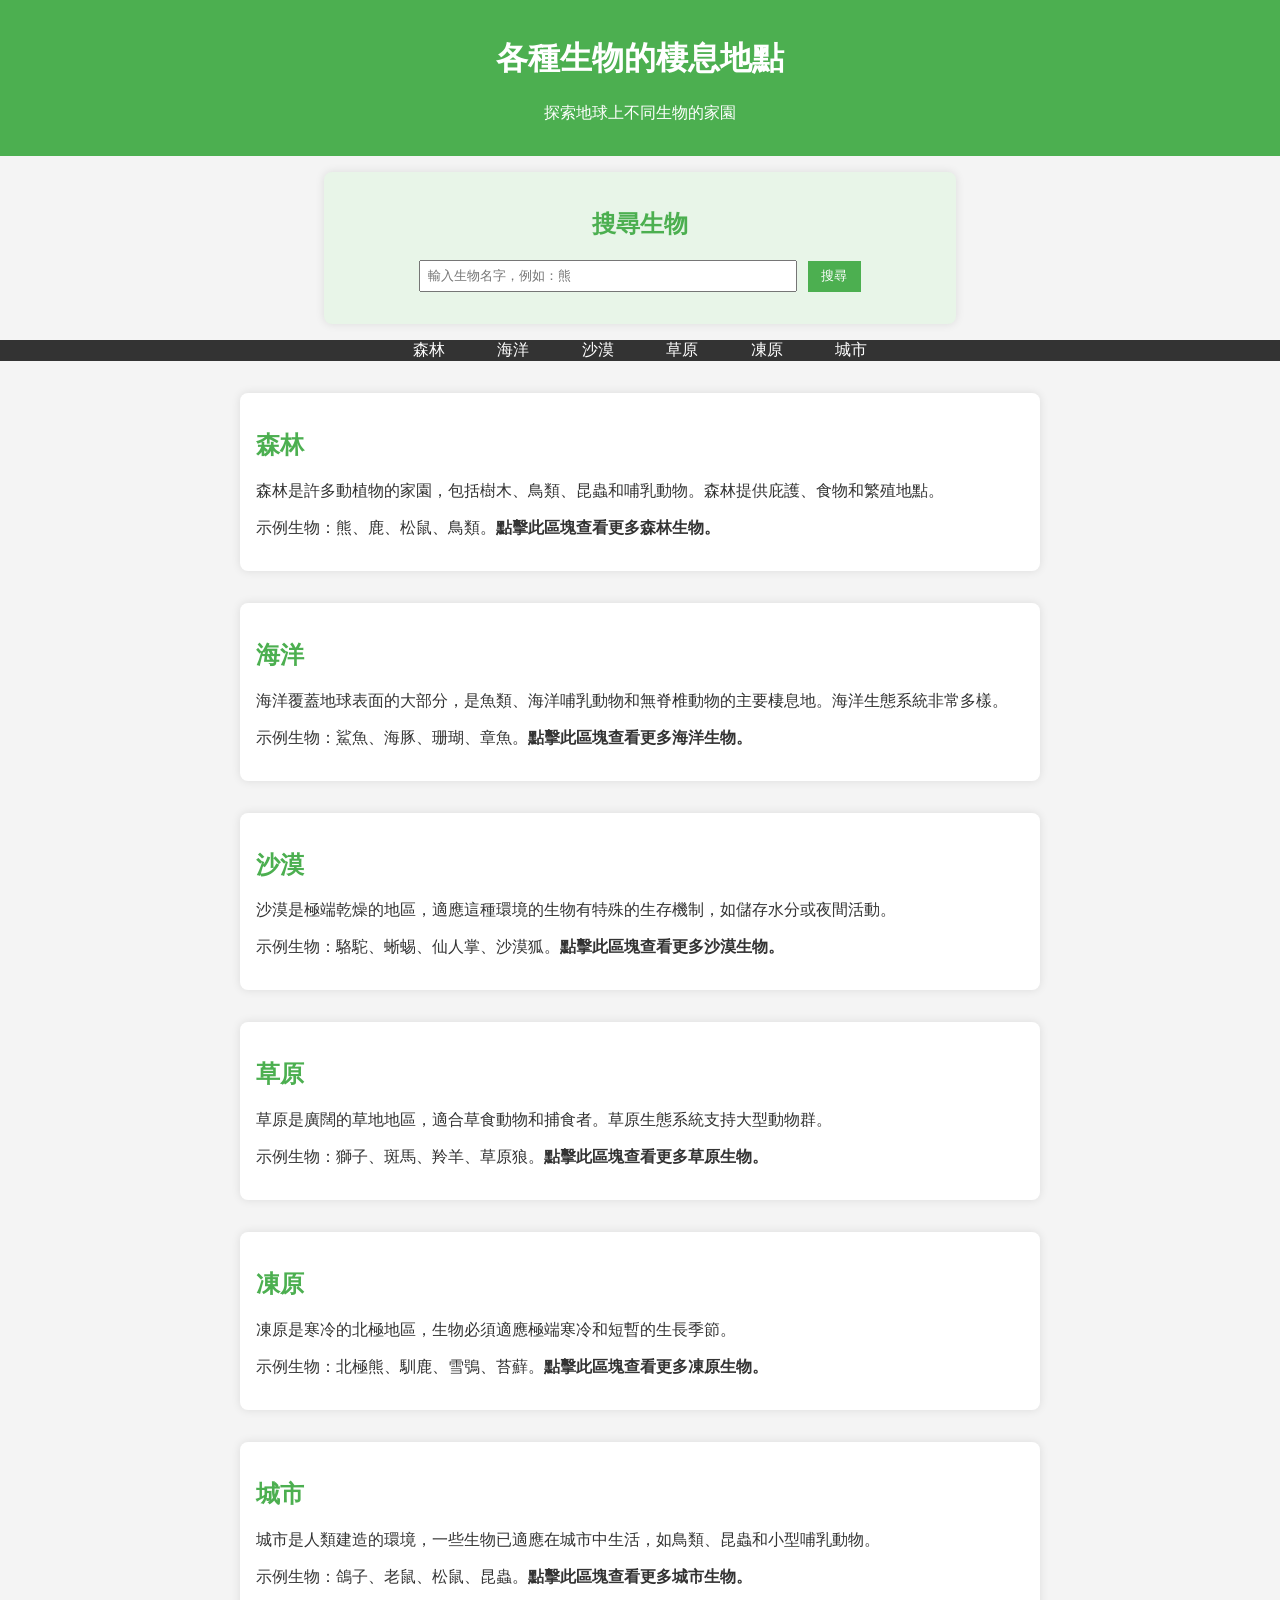
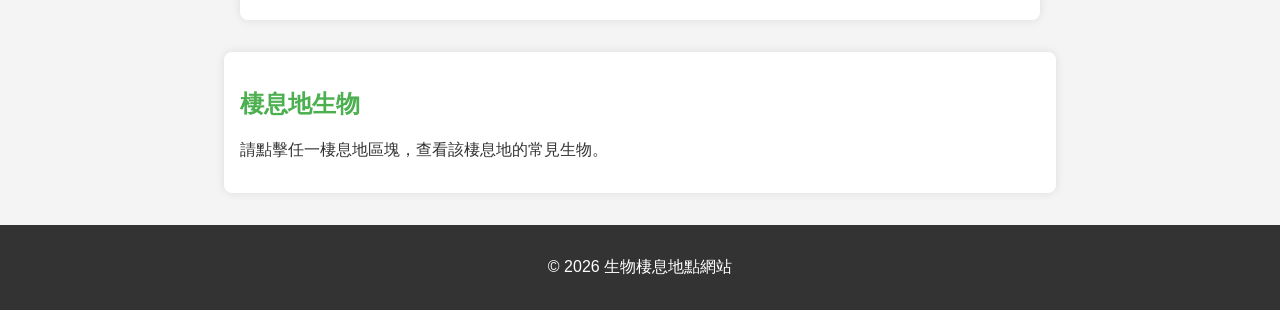
<file: index.html>
<!DOCTYPE html>
<html lang="zh-tw">
<head>
    <meta charset="UTF-8">
    <meta name="viewport" content="width=device-width, initial-scale=1.0">
    <title>生物棲息地點網站</title>
    <link rel="stylesheet" href="style.css">
</head>
<body>
    <header>
        <h1>各種生物的棲息地點</h1>
        <p>探索地球上不同生物的家園</p>
    </header>

    <section id="search">
        <h2>搜尋生物</h2>
        <input type="text" id="searchInput" placeholder="輸入生物名字，例如：熊">
        <button id="searchButton">搜尋</button>
        <div id="searchResult"></div>
    </section>

    <nav>
        <ul>
            <li><a href="#forest">森林</a></li>
            <li><a href="#ocean">海洋</a></li>
            <li><a href="#desert">沙漠</a></li>
            <li><a href="#grassland">草原</a></li>
            <li><a href="#tundra">凍原</a></li>
            <li><a href="#urban">城市</a></li>
        </ul>
    </nav>

    <main>
        <section id="forest" class="habitat-card" data-habitat="森林">
            <h2>森林</h2>
            <p>森林是許多動植物的家園，包括樹木、鳥類、昆蟲和哺乳動物。森林提供庇護、食物和繁殖地點。</p>
            <p>示例生物：熊、鹿、松鼠、鳥類。<strong>點擊此區塊查看更多森林生物。</strong></p>
        </section>

        <section id="ocean" class="habitat-card" data-habitat="海洋">
            <h2>海洋</h2>
            <p>海洋覆蓋地球表面的大部分，是魚類、海洋哺乳動物和無脊椎動物的主要棲息地。海洋生態系統非常多樣。</p>
            <p>示例生物：鯊魚、海豚、珊瑚、章魚。<strong>點擊此區塊查看更多海洋生物。</strong></p>
        </section>

        <section id="desert" class="habitat-card" data-habitat="沙漠">
            <h2>沙漠</h2>
            <p>沙漠是極端乾燥的地區，適應這種環境的生物有特殊的生存機制，如儲存水分或夜間活動。</p>
            <p>示例生物：駱駝、蜥蜴、仙人掌、沙漠狐。<strong>點擊此區塊查看更多沙漠生物。</strong></p>
        </section>

        <section id="grassland" class="habitat-card" data-habitat="草原">
            <h2>草原</h2>
            <p>草原是廣闊的草地地區，適合草食動物和捕食者。草原生態系統支持大型動物群。</p>
            <p>示例生物：獅子、斑馬、羚羊、草原狼。<strong>點擊此區塊查看更多草原生物。</strong></p>
        </section>

        <section id="tundra" class="habitat-card" data-habitat="凍原">
            <h2>凍原</h2>
            <p>凍原是寒冷的北極地區，生物必須適應極端寒冷和短暫的生長季節。</p>
            <p>示例生物：北極熊、馴鹿、雪鴞、苔蘚。<strong>點擊此區塊查看更多凍原生物。</strong></p>
        </section>

        <section id="urban" class="habitat-card" data-habitat="城市">
            <h2>城市</h2>
            <p>城市是人類建造的環境，一些生物已適應在城市中生活，如鳥類、昆蟲和小型哺乳動物。</p>
            <p>示例生物：鴿子、老鼠、松鼠、昆蟲。<strong>點擊此區塊查看更多城市生物。</strong></p>
        </section>
    </main>

    <section id="habitatInfo">
        <h2>棲息地生物</h2>
        <div id="habitatResult">
            <p>請點擊任一棲息地區塊，查看該棲息地的常見生物。</p>
        </div>
    </section>

    <footer>
        <p>&copy; 2026 生物棲息地點網站</p>
    </footer>

    <script src="script.js?v=5"></script>
</body>
</html>
</file>
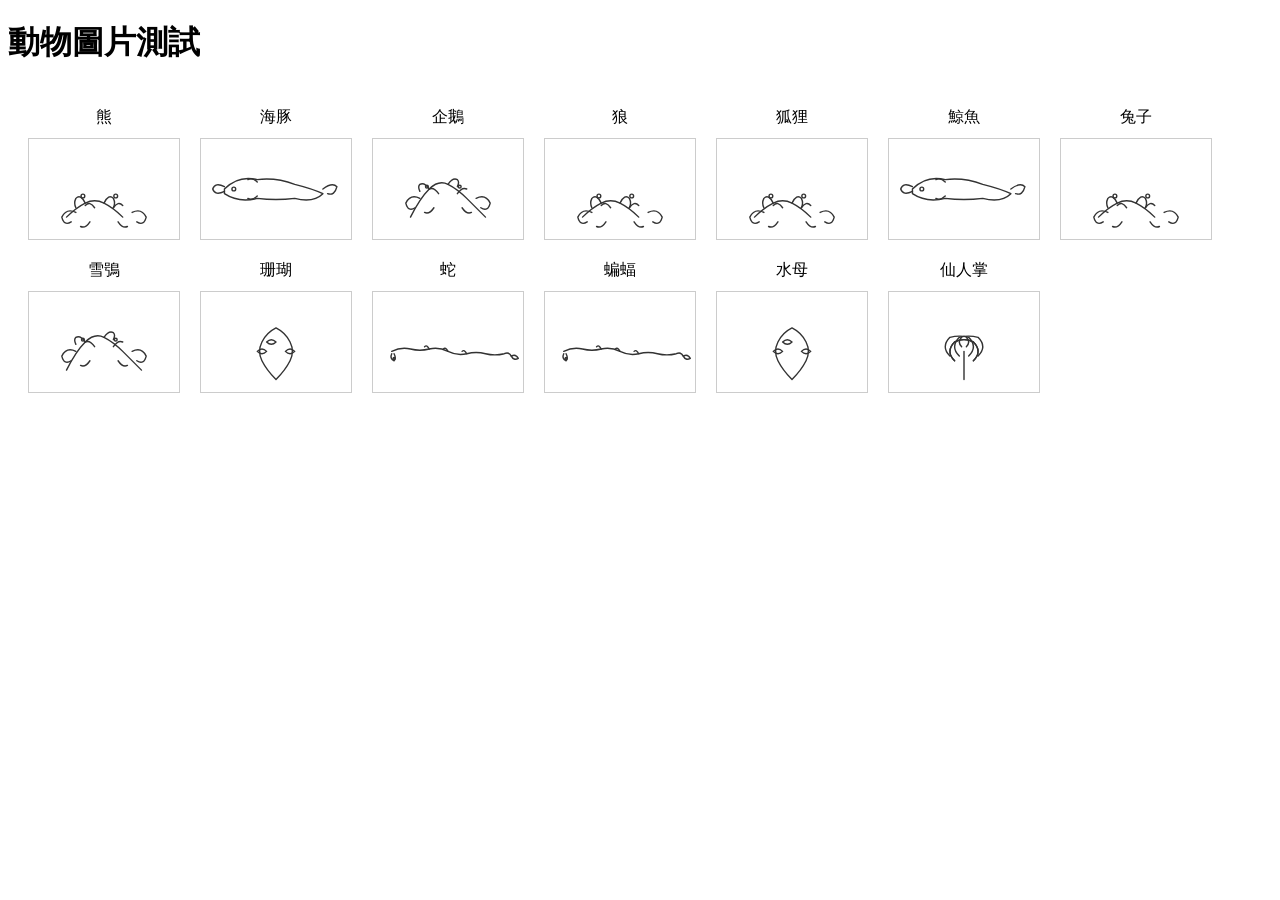
<file: svg_test.html>
<!DOCTYPE html>
<html lang="zh-tw">
<head>
    <meta charset="UTF-8">
    <title>SVG 測試</title>
    <style>
        .test-container {
            display: flex;
            flex-wrap: wrap;
            gap: 20px;
            padding: 20px;
        }
        .animal-shape {
            width: 150px;
            height: 100px;
            border: 1px solid #ccc;
            display: flex;
            align-items: center;
            justify-content: center;
            background: #f9f9f9;
        }
        svg {
            width: 100%;
            height: 100%;
            background: white;
        }
    </style>
</head>
<body>
    <h1>動物圖片測試</h1>
    <div class="test-container" id="testContainer"></div>

    <script>
        // 複製相關函數
        const animalColors = {
            '熊': '#FF6B6B', '海豚': '#85C1E2', '雪鴞': '#BB8FCE', '珊瑚': '#FF6B6B'
        };

        function getAnimalColor(name) {
            return animalColors[name] || '#888888';
        }

        const SVG_NS = 'http://www.w3.org/2000/svg';

        function createSvgElement(tag, attrs = {}) {
            const el = document.createElementNS(SVG_NS, tag);
            Object.entries(attrs).forEach(([key, value]) => {
                el.setAttribute(key, value);
            });
            return el;
        }

        function createAnimalSvgElement(name, color) {
            const svg = createSvgElement('svg', { viewBox: '0 0 320 200', xmlns: SVG_NS });
            const stroke = '#333';
            const strokeWidth = '3';

            function addPath(d, extra = {}) {
                const attrs = { d, fill: 'none', stroke, 'stroke-width': strokeWidth, 'stroke-linecap': 'round', 'stroke-linejoin': 'round', ...extra };
                svg.appendChild(createSvgElement('path', attrs));
            }

            function addCircle(cx, cy, r, fill = 'none') {
                const attrs = { cx, cy, r, fill, stroke, 'stroke-width': strokeWidth };
                svg.appendChild(createSvgElement('circle', attrs));
            }

            // 鳥類輪廓
            if (/鳥|鴿|麻雀|鷹|貓頭鴉|企鵝|鴕鳥|雪鴞|沙漠鳥|草原鳥|凍原鳥|城市鳥/.test(name)) {
                addPath('M 80,160 Q 100,120 120,100 Q 140,80 160,90 Q 180,100 200,120 Q 220,140 240,160');
                addPath('M 120,100 Q 110,85 100,90 Q 95,95 100,105');
                addPath('M 160,90 Q 170,75 180,80 Q 185,85 180,95');
                addPath('M 140,110 Q 130,95 120,100');
                addPath('M 180,110 Q 190,95 200,100');
                addPath('M 100,120 Q 80,110 70,130 Q 75,150 90,140');
                addPath('M 220,120 Q 240,110 250,130 Q 245,150 230,140');
                addPath('M 130,140 Q 120,155 110,150');
                addPath('M 190,140 Q 200,155 210,150');
                addCircle('115', '95', '3', 'none');
                addCircle('185', '95', '3', 'none');
                return svg;
            }

            // 魚類輪廓
            if (/魚|鯊|鯨|章|魟|海馬|海豚|河豚|海象|海牛|龍蝦|鮟鱇|燈籠魚|烏賊|海龜|海蛇|鱟|海獺|海獅|海龍|海兔|海鰻|旗魚|小丑魚|白鯨|抹香鯨|大王烏賊|凍原魚/.test(name)) {
                addPath('M 50,100 Q 80,70 120,80 Q 160,75 200,90 Q 240,100 260,110 Q 240,130 200,120 Q 160,125 120,120 Q 80,130 50,110 Z');
                addPath('M 260,100 Q 280,85 290,95 Q 285,115 270,110');
                addPath('M 50,95 Q 30,85 25,100 Q 30,115 50,105');
                addPath('M 120,85 Q 110,75 100,80');
                addPath('M 120,115 Q 110,125 100,120');
                addCircle('70', '100', '4', 'none');
                return svg;
            }

            // 爬行類輪廓
            if (/蛇|蜥蜴|龜|烏龜|變色龍|眼鏡蛇|沙漠狐|蝙蝠|蠍子/.test(name)) {
                addPath('M 40,120 Q 60,110 80,115 Q 100,120 120,115 Q 140,110 160,120 Q 180,130 200,125 Q 220,120 240,125 Q 260,130 280,125 Q 290,120 295,130');
                addPath('M 40,125 Q 35,135 45,140 Q 50,135 45,125');
                addPath('M 295,130 Q 300,140 310,135 Q 305,125 295,130');
                addPath('M 120,115 Q 115,105 110,110');
                addPath('M 160,120 Q 155,110 150,115');
                addPath('M 200,125 Q 195,115 190,120');
                addCircle('45', '135', '2', 'none');
                return svg;
            }

            // 植物/海洋無脊椎動物輪廓
            if (/仙人掌|城市植物|苔蘚|植物|珊瑚|水母|海葵|海星|海膽/.test(name)) {
                if (/珊瑚|水母|海葵|海星|海膽/.test(name)) {
                    addPath('M 160,180 Q 140,160 130,140 Q 120,120 130,100 Q 140,80 160,70 Q 180,80 190,100 Q 200,120 190,140 Q 180,160 160,180');
                    addPath('M 140,120 Q 130,110 120,120 Q 130,130 140,120');
                    addPath('M 180,120 Q 190,110 200,120 Q 190,130 180,120');
                    addPath('M 160,100 Q 150,90 140,100 Q 150,110 160,100');
                } else {
                    addPath('M 160,180 L 160,120');
                    addPath('M 140,140 Q 120,120 140,100 Q 160,90 180,100 Q 200,120 180,140');
                    addPath('M 180,140 Q 200,120 180,100 Q 160,90 140,100 Q 120,120 140,140');
                    addPath('M 150,130 Q 130,110 150,90 Q 170,85 190,90 Q 210,110 190,130');
                    addPath('M 170,130 Q 190,110 170,90 Q 150,85 130,90 Q 110,110 130,130');
                    addPath('M 155,110 Q 145,100 155,90');
                    addPath('M 165,110 Q 175,100 165,90');
                }
                return svg;
            }

            // 默認哺乳類輪廓
            addPath('M 80,160 Q 100,140 120,130 Q 140,120 160,130 Q 180,140 200,160');
            addPath('M 120,130 Q 110,110 100,120 Q 95,130 100,140');
            addPath('M 160,130 Q 170,110 180,120 Q 185,130 180,140');
            addPath('M 140,140 Q 130,125 120,135');
            addPath('M 180,140 Q 190,125 200,135');
            addPath('M 100,150 Q 80,140 70,160 Q 75,180 90,170');
            addPath('M 220,150 Q 240,140 250,160 Q 245,180 230,170');
            addPath('M 130,170 Q 120,185 110,180');
            addPath('M 190,170 Q 200,185 210,180');
            addCircle('115', '115', '4', 'none');
            addCircle('185', '115', '4', 'none');

            return svg;
        }

        function createAnimalShapeElement(org) {
            const wrapper = document.createElement('div');
            wrapper.className = 'animal-shape';
            const svg = createAnimalSvgElement(org.name, getAnimalColor(org.name));
            wrapper.appendChild(svg);

            console.log(`Created SVG for ${org.name}:`, svg.outerHTML.substring(0, 200) + '...');

            return wrapper;
        }

        // 測試動物 - 包含特定動物和類別測試
        const testAnimals = [
            { name: '熊', habitat: '森林' },
            { name: '海豚', habitat: '海洋' },
            { name: '企鵝', habitat: '海洋' },
            { name: '狼', habitat: '森林' },
            { name: '狐狸', habitat: '森林' },
            { name: '鯨魚', habitat: '海洋' },
            { name: '兔子', habitat: '森林' },
            { name: '雪鴞', habitat: '凍原' },
            { name: '珊瑚', habitat: '海洋' },
            { name: '蛇', habitat: '沙漠' },
            { name: '蝙蝠', habitat: '森林' },
            { name: '水母', habitat: '海洋' },
            { name: '仙人掌', habitat: '沙漠' }
        ];

        const container = document.getElementById('testContainer');

        testAnimals.forEach(animal => {
            const element = createAnimalShapeElement(animal);
            const label = document.createElement('div');
            label.textContent = animal.name;
            label.style.textAlign = 'center';
            label.style.marginBottom = '10px';

            const item = document.createElement('div');
            item.appendChild(label);
            item.appendChild(element);
            container.appendChild(item);
        });
    </script>
</body>
</html>
</file>
<file: style.css>
body {
    font-family: Arial, sans-serif;
    margin: 0;
    padding: 0;
    background-color: #f4f4f4;
    color: #333;
}

header {
    background-color: #4CAF50;
    color: white;
    text-align: center;
    padding: 1em 0;
}

nav {
    background-color: #333;
    text-align: center;
}

nav ul {
    list-style-type: none;
    margin: 0;
    padding: 0;
}

nav ul li {
    display: inline;
    margin: 0 1em;
}

nav a {
    color: white;
    text-decoration: none;
    padding: 0.5em;
}

nav a:hover {
    background-color: #555;
}

main {
    max-width: 800px;
    margin: 2em auto;
    padding: 0 1em;
}

section {
    margin-bottom: 2em;
    padding: 1em;
    background-color: white;
    border-radius: 8px;
    box-shadow: 0 0 10px rgba(0,0,0,0.1);
}

section.habitat-card {
    cursor: pointer;
    transition: background-color 0.2s, transform 0.2s;
}

section.habitat-card:hover {
    background-color: #f0fff0;
    transform: translateY(-3px);
}

#habitatInfo {
    max-width: 800px;
    margin: 0 auto 2em;
    padding: 1em;
}

#habitatResult {
    margin-top: 1em;
}

#habitatResult .animal-list {
    display: flex;
    flex-wrap: wrap;
    justify-content: space-between;
}

#habitatResult .animal-card {
    display: inline-block;
    width: calc(50% - 1em);
    margin: 0.5em;
    vertical-align: top;
    text-align: center;
    background-color: #f9f9f9;
    padding: 0.5em;
    border-radius: 8px;
    box-sizing: border-box;
    min-height: 260px;
}

#habitatResult .animal-card .animal-shape {
    width: 100%;
    height: 200px;
    overflow: hidden;
    border-radius: 8px;
}

#habitatResult .animal-card .animal-shape svg {
    width: 100%;
    height: 100%;
    display: block;
    background-color: #f8f8f8;
    border-radius: 8px;
}

#habitatResult .animal-card img {
    width: 100%;
    height: 200px;
    object-fit: cover;
    border-radius: 8px;
    display: block;
}

#habitatResult .animal-card .animal-fallback {
    width: 100%;
    height: 200px;
    display: flex;
    align-items: center;
    justify-content: center;
    background: linear-gradient(45deg, #f0f0f0, #e0e0e0);
    color: #666;
    font-weight: bold;
    border-radius: 8px;
    text-align: center;
    padding: 10px;
    box-sizing: border-box;
    font-size: 14px;
}

#habitatResult .animal-card p {
    margin: 0.5em 0 0;
}

h2 {
    color: #4CAF50;
}

#search {
    background-color: #e8f5e8;
    padding: 1em;
    margin: 1em auto;
    max-width: 600px;
    border-radius: 8px;
    text-align: center;
}

#searchInput {
    padding: 0.5em;
    width: 60%;
    margin-right: 0.5em;
}

#searchButton {
    padding: 0.5em 1em;
    background-color: #4CAF50;
    color: white;
    border: none;
    cursor: pointer;
}

#searchButton:hover {
    background-color: #45a049;
}

#searchResult {
    margin-top: 1em;
    text-align: left;
}

#searchResult img {
    margin: 1em 0;
    border-radius: 8px;
    max-width: 300px;
    height: auto;
    display: block;
}

footer {
    text-align: center;
    padding: 1em 0;
    background-color: #333;
    color: white;
}
</file>
